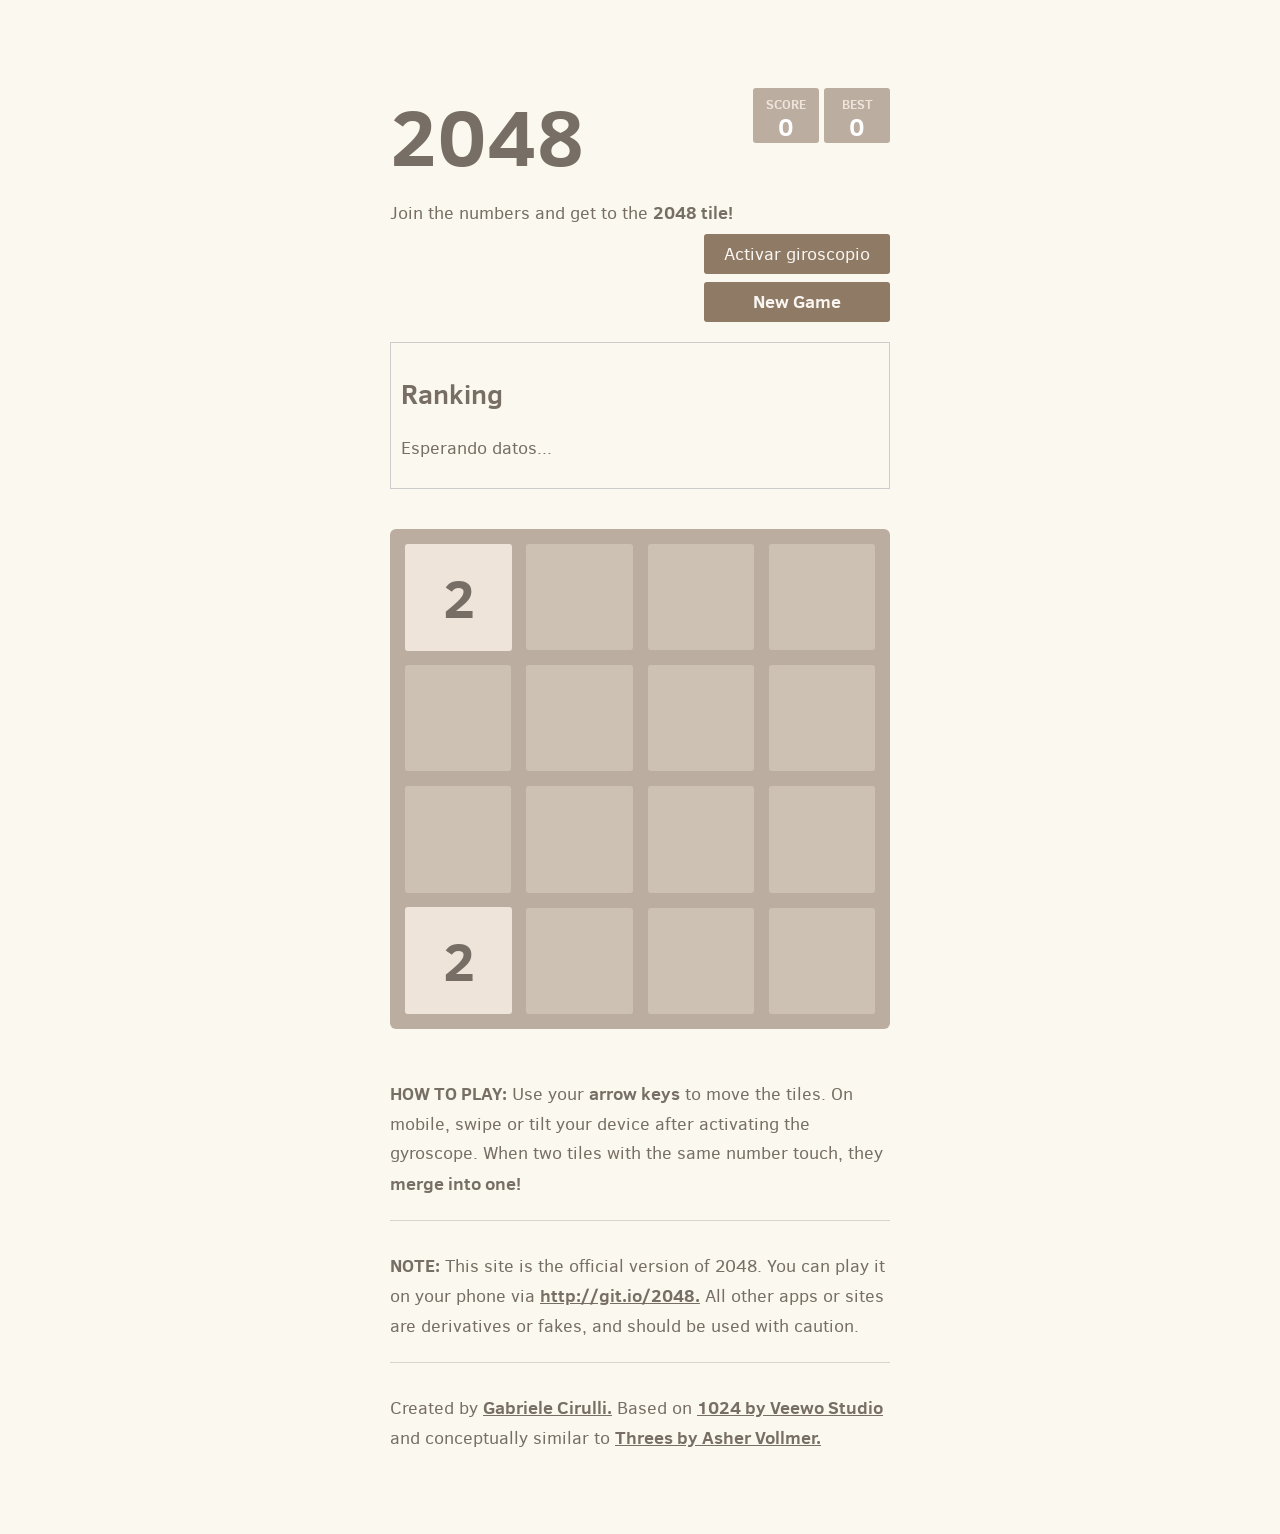
<file: index.html>
<!DOCTYPE html>
<html>
<head>
  <meta charset="utf-8">
  <title>2048</title>

  <link href="style/main.css" rel="stylesheet" type="text/css">
  <link rel="manifest" href="manifest.json">
  <link rel="shortcut icon" href="favicon.ico">
  <meta name="apple-mobile-web-app-capable" content="yes">
  <meta name="apple-mobile-web-app-status-bar-style" content="black">
  <meta name="HandheldFriendly" content="True">
  <meta name="MobileOptimized" content="320">
  <meta name="viewport" content="width=device-width, target-densitydpi=160dpi, initial-scale=1.0, maximum-scale=1, user-scalable=no, minimal-ui">
</head>
<body>
  <div class="container">
    <div class="heading">
      <h1 class="title">2048</h1>
      <div class="scores-container">
        <div class="score-container">0</div>
        <div class="best-container">0</div>
      </div>
    </div>

    <div class="above-game">
      <p class="game-intro">Join the numbers and get to the <strong>2048 tile!</strong></p>
      <div class="game-controls">
        <button id="gyro-button" class="gyro-button" type="button" onclick="initGyro()">Activar giroscopio</button>
        <a class="restart-button">New Game</a>
      </div>
    </div>

    <div id="ranking">
      <h2>Ranking</h2>
      <ul id="ranking-list">
        <li>Esperando datos...</li>
      </ul>
    </div>

    <div class="game-container">
      <div class="game-message">
        <p></p>
        <div class="lower">
          <a class="keep-playing-button">Keep going</a>
          <a class="retry-button">Try again</a>
        </div>
      </div>

      <div class="grid-container">
        <div class="grid-row">
          <div class="grid-cell"></div>
          <div class="grid-cell"></div>
          <div class="grid-cell"></div>
          <div class="grid-cell"></div>
        </div>
        <div class="grid-row">
          <div class="grid-cell"></div>
          <div class="grid-cell"></div>
          <div class="grid-cell"></div>
          <div class="grid-cell"></div>
        </div>
        <div class="grid-row">
          <div class="grid-cell"></div>
          <div class="grid-cell"></div>
          <div class="grid-cell"></div>
          <div class="grid-cell"></div>
        </div>
        <div class="grid-row">
          <div class="grid-cell"></div>
          <div class="grid-cell"></div>
          <div class="grid-cell"></div>
          <div class="grid-cell"></div>
        </div>
      </div>

      <div class="tile-container">

      </div>
    </div>

    <p class="game-explanation">
      <strong class="important">How to play:</strong> Use your <strong>arrow keys</strong> to move the tiles. On mobile, swipe or tilt your device after activating the gyroscope. When two tiles with the same number touch, they <strong>merge into one!</strong>
    </p>
    <hr>
    <p>
      <strong class="important">Note:</strong> This site is the official version of 2048. You can play it on your phone via <a href="http://git.io/2048">http://git.io/2048.</a> All other apps or sites are derivatives or fakes, and should be used with caution.
    </p>
    <hr>
    <p>
      Created by <a href="http://gabrielecirulli.com" target="_blank">Gabriele Cirulli.</a> Based on <a href="https://itunes.apple.com/us/app/1024!/id823499224" target="_blank">1024 by Veewo Studio</a> and conceptually similar to <a href="http://asherv.com/threes/" target="_blank">Threes by Asher Vollmer.</a>
    </p>
  </div>

  <script src="js/bind_polyfill.js"></script>
  <script src="js/classlist_polyfill.js"></script>
  <script src="js/animframe_polyfill.js"></script>
  <script src="js/keyboard_input_manager.js"></script>
  <script src="js/html_actuator.js"></script>
  <script src="js/grid.js"></script>
  <script src="js/tile.js"></script>
  <script src="js/local_storage_manager.js"></script>
  <script src="js/stats_manager.js"></script>
  <script src="js/game_manager.js"></script>
  <script src="js/application.js"></script>
  <script src="js/gyro.js"></script>

  <script>
    if ("serviceWorker" in navigator) {
      navigator.serviceWorker.register("./serviceworker.js")
        .then(() => console.log("Service Worker registrado"))
        .catch(err => console.log(err));
    }
  </script>
</body>
</html>
</file>
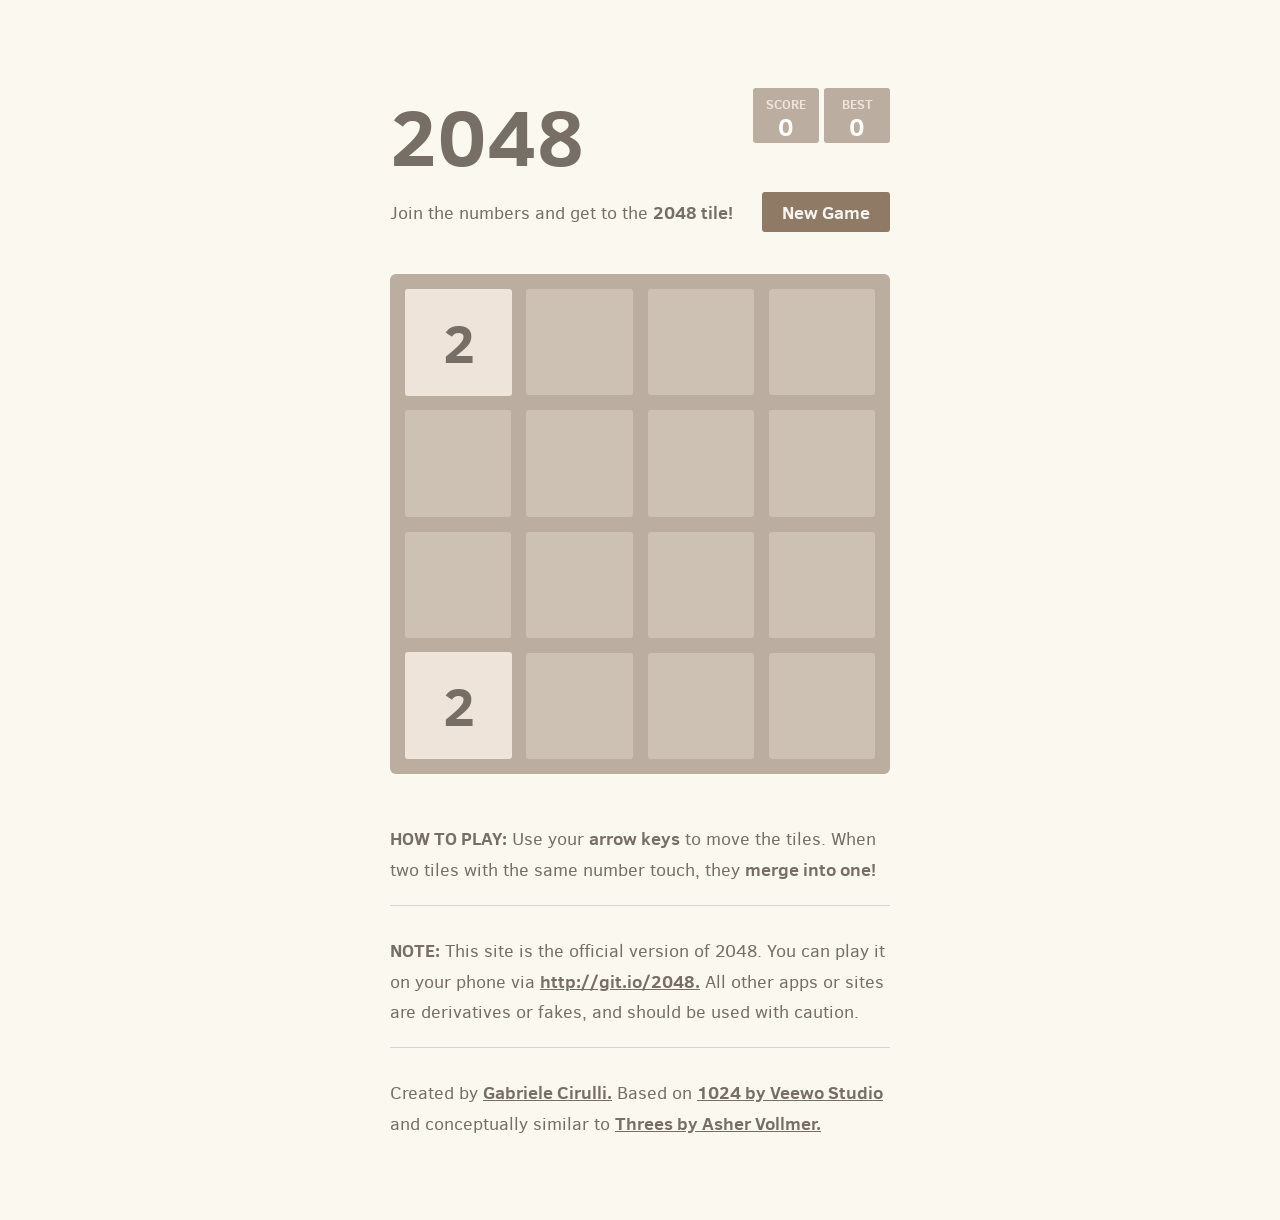
<file: 2048-master/index.html>
<!DOCTYPE html>
<html>
<head>
  <meta charset="utf-8">
  <title>2048</title>

  <link href="style/main.css" rel="stylesheet" type="text/css">
  <link rel="shortcut icon" href="favicon.ico">
  <link rel="apple-touch-icon" href="meta/apple-touch-icon.png">
  <link rel="apple-touch-startup-image" href="meta/apple-touch-startup-image-640x1096.png" media="(device-width: 320px) and (device-height: 568px) and (-webkit-device-pixel-ratio: 2)"> <!-- iPhone 5+ -->
  <link rel="apple-touch-startup-image" href="meta/apple-touch-startup-image-640x920.png"  media="(device-width: 320px) and (device-height: 480px) and (-webkit-device-pixel-ratio: 2)"> <!-- iPhone, retina -->
  <meta name="apple-mobile-web-app-capable" content="yes">
  <meta name="apple-mobile-web-app-status-bar-style" content="black">

  <meta name="HandheldFriendly" content="True">
  <meta name="MobileOptimized" content="320">
  <meta name="viewport" content="width=device-width, target-densitydpi=160dpi, initial-scale=1.0, maximum-scale=1, user-scalable=no, minimal-ui">
</head>
<body>
  <div class="container">
    <div class="heading">
      <h1 class="title">2048</h1>
      <div class="scores-container">
        <div class="score-container">0</div>
        <div class="best-container">0</div>
      </div>
    </div>

    <div class="above-game">
      <p class="game-intro">Join the numbers and get to the <strong>2048 tile!</strong></p>
      <a class="restart-button">New Game</a>
    </div>

    <div class="game-container">
      <div class="game-message">
        <p></p>
        <div class="lower">
	        <a class="keep-playing-button">Keep going</a>
          <a class="retry-button">Try again</a>
        </div>
      </div>

      <div class="grid-container">
        <div class="grid-row">
          <div class="grid-cell"></div>
          <div class="grid-cell"></div>
          <div class="grid-cell"></div>
          <div class="grid-cell"></div>
        </div>
        <div class="grid-row">
          <div class="grid-cell"></div>
          <div class="grid-cell"></div>
          <div class="grid-cell"></div>
          <div class="grid-cell"></div>
        </div>
        <div class="grid-row">
          <div class="grid-cell"></div>
          <div class="grid-cell"></div>
          <div class="grid-cell"></div>
          <div class="grid-cell"></div>
        </div>
        <div class="grid-row">
          <div class="grid-cell"></div>
          <div class="grid-cell"></div>
          <div class="grid-cell"></div>
          <div class="grid-cell"></div>
        </div>
      </div>

      <div class="tile-container">

      </div>
    </div>

    <p class="game-explanation">
      <strong class="important">How to play:</strong> Use your <strong>arrow keys</strong> to move the tiles. When two tiles with the same number touch, they <strong>merge into one!</strong>
    </p>
    <hr>
    <p>
    <strong class="important">Note:</strong> This site is the official version of 2048. You can play it on your phone via <a href="http://git.io/2048">http://git.io/2048.</a> All other apps or sites are derivatives or fakes, and should be used with caution.
    </p>
    <hr>
    <p>
    Created by <a href="http://gabrielecirulli.com" target="_blank">Gabriele Cirulli.</a> Based on <a href="https://itunes.apple.com/us/app/1024!/id823499224" target="_blank">1024 by Veewo Studio</a> and conceptually similar to <a href="http://asherv.com/threes/" target="_blank">Threes by Asher Vollmer.</a>
    </p>
  </div>

  <script src="js/bind_polyfill.js"></script>
  <script src="js/classlist_polyfill.js"></script>
  <script src="js/animframe_polyfill.js"></script>
  <script src="js/keyboard_input_manager.js"></script>
  <script src="js/html_actuator.js"></script>
  <script src="js/grid.js"></script>
  <script src="js/tile.js"></script>
  <script src="js/local_storage_manager.js"></script>
  <script src="js/game_manager.js"></script>
  <script src="js/application.js"></script>
  <script src="js/stats_manager.js"></script>
</body>
</html>
</file>
<file: style/main.css>
@import url(fonts/clear-sans.css);
html, body {
  margin: 0;
  padding: 0;
  background: #faf8ef;
  color: #776e65;
  font-family: "Clear Sans", "Helvetica Neue", Arial, sans-serif;
  font-size: 18px; }

body {
  margin: 80px 0; }

.heading:after {
  content: "";
  display: block;
  clear: both; }

h1.title {
  font-size: 80px;
  font-weight: bold;
  margin: 0;
  display: block;
  float: left; }

@-webkit-keyframes move-up {
  0% {
    top: 25px;
    opacity: 1; }

  100% {
    top: -50px;
    opacity: 0; } }
@-moz-keyframes move-up {
  0% {
    top: 25px;
    opacity: 1; }

  100% {
    top: -50px;
    opacity: 0; } }
@keyframes move-up {
  0% {
    top: 25px;
    opacity: 1; }

  100% {
    top: -50px;
    opacity: 0; } }
.scores-container {
  float: right;
  text-align: right; }

.score-container, .best-container {
  position: relative;
  display: inline-block;
  background: #bbada0;
  padding: 15px 25px;
  font-size: 25px;
  height: 25px;
  line-height: 47px;
  font-weight: bold;
  border-radius: 3px;
  color: white;
  margin-top: 8px;
  text-align: center; }
  .score-container:after, .best-container:after {
    position: absolute;
    width: 100%;
    top: 10px;
    left: 0;
    text-transform: uppercase;
    font-size: 13px;
    line-height: 13px;
    text-align: center;
    color: #eee4da; }
  .score-container .score-addition, .best-container .score-addition {
    position: absolute;
    right: 30px;
    color: red;
    font-size: 25px;
    line-height: 25px;
    font-weight: bold;
    color: rgba(119, 110, 101, 0.9);
    z-index: 100;
    -webkit-animation: move-up 600ms ease-in;
    -moz-animation: move-up 600ms ease-in;
    animation: move-up 600ms ease-in;
    -webkit-animation-fill-mode: both;
    -moz-animation-fill-mode: both;
    animation-fill-mode: both; }

.score-container:after {
  content: "Score"; }

.best-container:after {
  content: "Best"; }

p {
  margin-top: 0;
  margin-bottom: 10px;
  line-height: 1.65; }

a {
  color: #776e65;
  font-weight: bold;
  text-decoration: underline;
  cursor: pointer; }

strong.important {
  text-transform: uppercase; }

hr {
  border: none;
  border-bottom: 1px solid #d8d4d0;
  margin-top: 20px;
  margin-bottom: 30px; }

.container {
  width: 500px;
  margin: 0 auto; }

@-webkit-keyframes fade-in {
  0% {
    opacity: 0; }

  100% {
    opacity: 1; } }
@-moz-keyframes fade-in {
  0% {
    opacity: 0; }

  100% {
    opacity: 1; } }
@keyframes fade-in {
  0% {
    opacity: 0; }

  100% {
    opacity: 1; } }
.game-container {
  margin-top: 40px;
  position: relative;
  padding: 15px;
  cursor: default;
  -webkit-touch-callout: none;
  -ms-touch-callout: none;
  -webkit-user-select: none;
  -moz-user-select: none;
  -ms-user-select: none;
  -ms-touch-action: none;
  touch-action: none;
  background: #bbada0;
  border-radius: 6px;
  width: 500px;
  height: 500px;
  -webkit-box-sizing: border-box;
  -moz-box-sizing: border-box;
  box-sizing: border-box; }
  .game-container .game-message {
    display: none;
    position: absolute;
    top: 0;
    right: 0;
    bottom: 0;
    left: 0;
    background: rgba(238, 228, 218, 0.5);
    z-index: 100;
    text-align: center;
    -webkit-animation: fade-in 800ms ease 1200ms;
    -moz-animation: fade-in 800ms ease 1200ms;
    animation: fade-in 800ms ease 1200ms;
    -webkit-animation-fill-mode: both;
    -moz-animation-fill-mode: both;
    animation-fill-mode: both; }
    .game-container .game-message p {
      font-size: 60px;
      font-weight: bold;
      height: 60px;
      line-height: 60px;
      margin-top: 222px; }
    .game-container .game-message .lower {
      display: block;
      margin-top: 59px; }
    .game-container .game-message a {
      display: inline-block;
      background: #8f7a66;
      border-radius: 3px;
      padding: 0 20px;
      text-decoration: none;
      color: #f9f6f2;
      height: 40px;
      line-height: 42px;
      margin-left: 9px; }
      .game-container .game-message a.keep-playing-button {
        display: none; }
    .game-container .game-message.game-won {
      background: rgba(237, 194, 46, 0.5);
      color: #f9f6f2; }
      .game-container .game-message.game-won a.keep-playing-button {
        display: inline-block; }
    .game-container .game-message.game-won, .game-container .game-message.game-over {
      display: block; }

.grid-container {
  position: absolute;
  z-index: 1; }

.grid-row {
  margin-bottom: 15px; }
  .grid-row:last-child {
    margin-bottom: 0; }
  .grid-row:after {
    content: "";
    display: block;
    clear: both; }

.grid-cell {
  width: 106.25px;
  height: 106.25px;
  margin-right: 15px;
  float: left;
  border-radius: 3px;
  background: rgba(238, 228, 218, 0.35); }
  .grid-cell:last-child {
    margin-right: 0; }

.tile-container {
  position: absolute;
  z-index: 2; }

.tile, .tile .tile-inner {
  width: 107px;
  height: 107px;
  line-height: 107px; }
.tile.tile-position-1-1 {
  -webkit-transform: translate(0px, 0px);
  -moz-transform: translate(0px, 0px);
  -ms-transform: translate(0px, 0px);
  transform: translate(0px, 0px); }
.tile.tile-position-1-2 {
  -webkit-transform: translate(0px, 121px);
  -moz-transform: translate(0px, 121px);
  -ms-transform: translate(0px, 121px);
  transform: translate(0px, 121px); }
.tile.tile-position-1-3 {
  -webkit-transform: translate(0px, 242px);
  -moz-transform: translate(0px, 242px);
  -ms-transform: translate(0px, 242px);
  transform: translate(0px, 242px); }
.tile.tile-position-1-4 {
  -webkit-transform: translate(0px, 363px);
  -moz-transform: translate(0px, 363px);
  -ms-transform: translate(0px, 363px);
  transform: translate(0px, 363px); }
.tile.tile-position-2-1 {
  -webkit-transform: translate(121px, 0px);
  -moz-transform: translate(121px, 0px);
  -ms-transform: translate(121px, 0px);
  transform: translate(121px, 0px); }
.tile.tile-position-2-2 {
  -webkit-transform: translate(121px, 121px);
  -moz-transform: translate(121px, 121px);
  -ms-transform: translate(121px, 121px);
  transform: translate(121px, 121px); }
.tile.tile-position-2-3 {
  -webkit-transform: translate(121px, 242px);
  -moz-transform: translate(121px, 242px);
  -ms-transform: translate(121px, 242px);
  transform: translate(121px, 242px); }
.tile.tile-position-2-4 {
  -webkit-transform: translate(121px, 363px);
  -moz-transform: translate(121px, 363px);
  -ms-transform: translate(121px, 363px);
  transform: translate(121px, 363px); }
.tile.tile-position-3-1 {
  -webkit-transform: translate(242px, 0px);
  -moz-transform: translate(242px, 0px);
  -ms-transform: translate(242px, 0px);
  transform: translate(242px, 0px); }
.tile.tile-position-3-2 {
  -webkit-transform: translate(242px, 121px);
  -moz-transform: translate(242px, 121px);
  -ms-transform: translate(242px, 121px);
  transform: translate(242px, 121px); }
.tile.tile-position-3-3 {
  -webkit-transform: translate(242px, 242px);
  -moz-transform: translate(242px, 242px);
  -ms-transform: translate(242px, 242px);
  transform: translate(242px, 242px); }
.tile.tile-position-3-4 {
  -webkit-transform: translate(242px, 363px);
  -moz-transform: translate(242px, 363px);
  -ms-transform: translate(242px, 363px);
  transform: translate(242px, 363px); }
.tile.tile-position-4-1 {
  -webkit-transform: translate(363px, 0px);
  -moz-transform: translate(363px, 0px);
  -ms-transform: translate(363px, 0px);
  transform: translate(363px, 0px); }
.tile.tile-position-4-2 {
  -webkit-transform: translate(363px, 121px);
  -moz-transform: translate(363px, 121px);
  -ms-transform: translate(363px, 121px);
  transform: translate(363px, 121px); }
.tile.tile-position-4-3 {
  -webkit-transform: translate(363px, 242px);
  -moz-transform: translate(363px, 242px);
  -ms-transform: translate(363px, 242px);
  transform: translate(363px, 242px); }
.tile.tile-position-4-4 {
  -webkit-transform: translate(363px, 363px);
  -moz-transform: translate(363px, 363px);
  -ms-transform: translate(363px, 363px);
  transform: translate(363px, 363px); }

.tile {
  position: absolute;
  -webkit-transition: 100ms ease-in-out;
  -moz-transition: 100ms ease-in-out;
  transition: 100ms ease-in-out;
  -webkit-transition-property: -webkit-transform;
  -moz-transition-property: -moz-transform;
  transition-property: transform; }
  .tile .tile-inner {
    border-radius: 3px;
    background: #eee4da;
    text-align: center;
    font-weight: bold;
    z-index: 10;
    font-size: 55px; }
  .tile.tile-2 .tile-inner {
    background: #eee4da;
    box-shadow: 0 0 30px 10px rgba(243, 215, 116, 0), inset 0 0 0 1px rgba(255, 255, 255, 0); }
  .tile.tile-4 .tile-inner {
    background: #ede0c8;
    box-shadow: 0 0 30px 10px rgba(243, 215, 116, 0), inset 0 0 0 1px rgba(255, 255, 255, 0); }
  .tile.tile-8 .tile-inner {
    color: #f9f6f2;
    background: #f2b179; }
  .tile.tile-16 .tile-inner {
    color: #f9f6f2;
    background: #f59563; }
  .tile.tile-32 .tile-inner {
    color: #f9f6f2;
    background: #f67c5f; }
  .tile.tile-64 .tile-inner {
    color: #f9f6f2;
    background: #f65e3b; }
  .tile.tile-128 .tile-inner {
    color: #f9f6f2;
    background: #edcf72;
    box-shadow: 0 0 30px 10px rgba(243, 215, 116, 0.2381), inset 0 0 0 1px rgba(255, 255, 255, 0.14286);
    font-size: 45px; }
    @media screen and (max-width: 520px) {
      .tile.tile-128 .tile-inner {
        font-size: 25px; } }
  .tile.tile-256 .tile-inner {
    color: #f9f6f2;
    background: #edcc61;
    box-shadow: 0 0 30px 10px rgba(243, 215, 116, 0.31746), inset 0 0 0 1px rgba(255, 255, 255, 0.19048);
    font-size: 45px; }
    @media screen and (max-width: 520px) {
      .tile.tile-256 .tile-inner {
        font-size: 25px; } }
  .tile.tile-512 .tile-inner {
    color: #f9f6f2;
    background: #edc850;
    box-shadow: 0 0 30px 10px rgba(243, 215, 116, 0.39683), inset 0 0 0 1px rgba(255, 255, 255, 0.2381);
    font-size: 45px; }
    @media screen and (max-width: 520px) {
      .tile.tile-512 .tile-inner {
        font-size: 25px; } }
  .tile.tile-1024 .tile-inner {
    color: #f9f6f2;
    background: #edc53f;
    box-shadow: 0 0 30px 10px rgba(243, 215, 116, 0.47619), inset 0 0 0 1px rgba(255, 255, 255, 0.28571);
    font-size: 35px; }
    @media screen and (max-width: 520px) {
      .tile.tile-1024 .tile-inner {
        font-size: 15px; } }
  .tile.tile-2048 .tile-inner {
    color: #f9f6f2;
    background: #edc22e;
    box-shadow: 0 0 30px 10px rgba(243, 215, 116, 0.55556), inset 0 0 0 1px rgba(255, 255, 255, 0.33333);
    font-size: 35px; }
    @media screen and (max-width: 520px) {
      .tile.tile-2048 .tile-inner {
        font-size: 15px; } }
  .tile.tile-super .tile-inner {
    color: #f9f6f2;
    background: #3c3a32;
    font-size: 30px; }
    @media screen and (max-width: 520px) {
      .tile.tile-super .tile-inner {
        font-size: 10px; } }

@-webkit-keyframes appear {
  0% {
    opacity: 0;
    -webkit-transform: scale(0);
    -moz-transform: scale(0);
    -ms-transform: scale(0);
    transform: scale(0); }

  100% {
    opacity: 1;
    -webkit-transform: scale(1);
    -moz-transform: scale(1);
    -ms-transform: scale(1);
    transform: scale(1); } }
@-moz-keyframes appear {
  0% {
    opacity: 0;
    -webkit-transform: scale(0);
    -moz-transform: scale(0);
    -ms-transform: scale(0);
    transform: scale(0); }

  100% {
    opacity: 1;
    -webkit-transform: scale(1);
    -moz-transform: scale(1);
    -ms-transform: scale(1);
    transform: scale(1); } }
@keyframes appear {
  0% {
    opacity: 0;
    -webkit-transform: scale(0);
    -moz-transform: scale(0);
    -ms-transform: scale(0);
    transform: scale(0); }

  100% {
    opacity: 1;
    -webkit-transform: scale(1);
    -moz-transform: scale(1);
    -ms-transform: scale(1);
    transform: scale(1); } }
.tile-new .tile-inner {
  -webkit-animation: appear 200ms ease 100ms;
  -moz-animation: appear 200ms ease 100ms;
  animation: appear 200ms ease 100ms;
  -webkit-animation-fill-mode: backwards;
  -moz-animation-fill-mode: backwards;
  animation-fill-mode: backwards; }

@-webkit-keyframes pop {
  0% {
    -webkit-transform: scale(0);
    -moz-transform: scale(0);
    -ms-transform: scale(0);
    transform: scale(0); }

  50% {
    -webkit-transform: scale(1.2);
    -moz-transform: scale(1.2);
    -ms-transform: scale(1.2);
    transform: scale(1.2); }

  100% {
    -webkit-transform: scale(1);
    -moz-transform: scale(1);
    -ms-transform: scale(1);
    transform: scale(1); } }
@-moz-keyframes pop {
  0% {
    -webkit-transform: scale(0);
    -moz-transform: scale(0);
    -ms-transform: scale(0);
    transform: scale(0); }

  50% {
    -webkit-transform: scale(1.2);
    -moz-transform: scale(1.2);
    -ms-transform: scale(1.2);
    transform: scale(1.2); }

  100% {
    -webkit-transform: scale(1);
    -moz-transform: scale(1);
    -ms-transform: scale(1);
    transform: scale(1); } }
@keyframes pop {
  0% {
    -webkit-transform: scale(0);
    -moz-transform: scale(0);
    -ms-transform: scale(0);
    transform: scale(0); }

  50% {
    -webkit-transform: scale(1.2);
    -moz-transform: scale(1.2);
    -ms-transform: scale(1.2);
    transform: scale(1.2); }

  100% {
    -webkit-transform: scale(1);
    -moz-transform: scale(1);
    -ms-transform: scale(1);
    transform: scale(1); } }
.tile-merged .tile-inner {
  z-index: 20;
  -webkit-animation: pop 200ms ease 100ms;
  -moz-animation: pop 200ms ease 100ms;
  animation: pop 200ms ease 100ms;
  -webkit-animation-fill-mode: backwards;
  -moz-animation-fill-mode: backwards;
  animation-fill-mode: backwards; }

.above-game:after {
  content: "";
  display: block;
  clear: both; }

.game-intro {
  float: left;
  line-height: 42px;
  margin-bottom: 0; }

.game-controls {
  float: right;
  display: flex;
  flex-direction: column;
  align-items: stretch;
  gap: 8px; }

.gyro-button,
.restart-button {
  display: block;
  background: #8f7a66;
  border-radius: 3px;
  padding: 0 20px;
  text-decoration: none;
  color: #f9f6f2;
  height: 40px;
  line-height: 40px;
  text-align: center;
  box-sizing: border-box;
  white-space: nowrap; }

.gyro-button {
  border: none;
  cursor: pointer;
  font: inherit; }

.game-explanation {
  margin-top: 50px; }

@media screen and (max-width: 520px) {
  html, body {
    font-size: 15px; }

  body {
    margin: 20px 0;
    padding: 0 20px; }

  h1.title {
    font-size: 27px;
    margin-top: 15px; }

  .container {
    width: 280px;
    margin: 0 auto; }

  .score-container, .best-container {
    margin-top: 0;
    padding: 15px 10px;
    min-width: 40px; }

  .heading {
    margin-bottom: 10px; }

  .game-intro {
    width: 55%;
    display: block;
    box-sizing: border-box;
    line-height: 1.65; }

  .game-controls {
    width: 42%;
    margin-top: 2px; }

  .gyro-button,
  .restart-button {
    width: 100%;
    padding: 0 8px;
    font-size: 13px; }

  .game-container {
    margin-top: 17px;
    position: relative;
    padding: 10px;
    cursor: default;
    -webkit-touch-callout: none;
    -ms-touch-callout: none;
    -webkit-user-select: none;
    -moz-user-select: none;
    -ms-user-select: none;
    -ms-touch-action: none;
    touch-action: none;
    background: #bbada0;
    border-radius: 6px;
    width: 280px;
    height: 280px;
    -webkit-box-sizing: border-box;
    -moz-box-sizing: border-box;
    box-sizing: border-box; }
    .game-container .game-message {
      display: none;
      position: absolute;
      top: 0;
      right: 0;
      bottom: 0;
      left: 0;
      background: rgba(238, 228, 218, 0.5);
      z-index: 100;
      text-align: center;
      -webkit-animation: fade-in 800ms ease 1200ms;
      -moz-animation: fade-in 800ms ease 1200ms;
      animation: fade-in 800ms ease 1200ms;
      -webkit-animation-fill-mode: both;
      -moz-animation-fill-mode: both;
      animation-fill-mode: both; }
      .game-container .game-message p {
        font-size: 60px;
        font-weight: bold;
        height: 60px;
        line-height: 60px;
        margin-top: 222px; }
      .game-container .game-message .lower {
        display: block;
        margin-top: 59px; }
      .game-container .game-message a {
        display: inline-block;
        background: #8f7a66;
        border-radius: 3px;
        padding: 0 20px;
        text-decoration: none;
        color: #f9f6f2;
        height: 40px;
        line-height: 42px;
        margin-left: 9px; }
        .game-container .game-message a.keep-playing-button {
          display: none; }
      .game-container .game-message.game-won {
        background: rgba(237, 194, 46, 0.5);
        color: #f9f6f2; }
        .game-container .game-message.game-won a.keep-playing-button {
          display: inline-block; }
      .game-container .game-message.game-won, .game-container .game-message.game-over {
        display: block; }

  .grid-container {
    position: absolute;
    z-index: 1; }

  .grid-row {
    margin-bottom: 10px; }
    .grid-row:last-child {
      margin-bottom: 0; }
    .grid-row:after {
      content: "";
      display: block;
      clear: both; }

  .grid-cell {
    width: 57.5px;
    height: 57.5px;
    margin-right: 10px;
    float: left;
    border-radius: 3px;
    background: rgba(238, 228, 218, 0.35); }
    .grid-cell:last-child {
      margin-right: 0; }

  .tile-container {
    position: absolute;
    z-index: 2; }

  .tile, .tile .tile-inner {
    width: 58px;
    height: 58px;
    line-height: 58px; }
  .tile.tile-position-1-1 {
    -webkit-transform: translate(0px, 0px);
    -moz-transform: translate(0px, 0px);
    -ms-transform: translate(0px, 0px);
    transform: translate(0px, 0px); }
  .tile.tile-position-1-2 {
    -webkit-transform: translate(0px, 67px);
    -moz-transform: translate(0px, 67px);
    -ms-transform: translate(0px, 67px);
    transform: translate(0px, 67px); }
  .tile.tile-position-1-3 {
    -webkit-transform: translate(0px, 135px);
    -moz-transform: translate(0px, 135px);
    -ms-transform: translate(0px, 135px);
    transform: translate(0px, 135px); }
  .tile.tile-position-1-4 {
    -webkit-transform: translate(0px, 202px);
    -moz-transform: translate(0px, 202px);
    -ms-transform: translate(0px, 202px);
    transform: translate(0px, 202px); }
  .tile.tile-position-2-1 {
    -webkit-transform: translate(67px, 0px);
    -moz-transform: translate(67px, 0px);
    -ms-transform: translate(67px, 0px);
    transform: translate(67px, 0px); }
  .tile.tile-position-2-2 {
    -webkit-transform: translate(67px, 67px);
    -moz-transform: translate(67px, 67px);
    -ms-transform: translate(67px, 67px);
    transform: translate(67px, 67px); }
  .tile.tile-position-2-3 {
    -webkit-transform: translate(67px, 135px);
    -moz-transform: translate(67px, 135px);
    -ms-transform: translate(67px, 135px);
    transform: translate(67px, 135px); }
  .tile.tile-position-2-4 {
    -webkit-transform: translate(67px, 202px);
    -moz-transform: translate(67px, 202px);
    -ms-transform: translate(67px, 202px);
    transform: translate(67px, 202px); }
  .tile.tile-position-3-1 {
    -webkit-transform: translate(135px, 0px);
    -moz-transform: translate(135px, 0px);
    -ms-transform: translate(135px, 0px);
    transform: translate(135px, 0px); }
  .tile.tile-position-3-2 {
    -webkit-transform: translate(135px, 67px);
    -moz-transform: translate(135px, 67px);
    -ms-transform: translate(135px, 67px);
    transform: translate(135px, 67px); }
  .tile.tile-position-3-3 {
    -webkit-transform: translate(135px, 135px);
    -moz-transform: translate(135px, 135px);
    -ms-transform: translate(135px, 135px);
    transform: translate(135px, 135px); }
  .tile.tile-position-3-4 {
    -webkit-transform: translate(135px, 202px);
    -moz-transform: translate(135px, 202px);
    -ms-transform: translate(135px, 202px);
    transform: translate(135px, 202px); }
  .tile.tile-position-4-1 {
    -webkit-transform: translate(202px, 0px);
    -moz-transform: translate(202px, 0px);
    -ms-transform: translate(202px, 0px);
    transform: translate(202px, 0px); }
  .tile.tile-position-4-2 {
    -webkit-transform: translate(202px, 67px);
    -moz-transform: translate(202px, 67px);
    -ms-transform: translate(202px, 67px);
    transform: translate(202px, 67px); }
  .tile.tile-position-4-3 {
    -webkit-transform: translate(202px, 135px);
    -moz-transform: translate(202px, 135px);
    -ms-transform: translate(202px, 135px);
    transform: translate(202px, 135px); }
  .tile.tile-position-4-4 {
    -webkit-transform: translate(202px, 202px);
    -moz-transform: translate(202px, 202px);
    -ms-transform: translate(202px, 202px);
    transform: translate(202px, 202px); }

  .tile .tile-inner {
    font-size: 35px; }

  .game-message p {
    font-size: 30px !important;
    height: 30px !important;
    line-height: 30px !important;
    margin-top: 90px !important; }
  .game-message .lower {
    margin-top: 30px !important; } }
  #ranking {
    margin-top: 20px;
    padding: 10px;
    border: 1px solid #ccc;
  }

  #ranking ul {
    list-style: none;
    padding: 0;
  }
</file>
<file: 2048-master/style/main.css>
@import url(fonts/clear-sans.css);
html, body {
  margin: 0;
  padding: 0;
  background: #faf8ef;
  color: #776e65;
  font-family: "Clear Sans", "Helvetica Neue", Arial, sans-serif;
  font-size: 18px; }

body {
  margin: 80px 0; }

.heading:after {
  content: "";
  display: block;
  clear: both; }

h1.title {
  font-size: 80px;
  font-weight: bold;
  margin: 0;
  display: block;
  float: left; }

@-webkit-keyframes move-up {
  0% {
    top: 25px;
    opacity: 1; }

  100% {
    top: -50px;
    opacity: 0; } }
@-moz-keyframes move-up {
  0% {
    top: 25px;
    opacity: 1; }

  100% {
    top: -50px;
    opacity: 0; } }
@keyframes move-up {
  0% {
    top: 25px;
    opacity: 1; }

  100% {
    top: -50px;
    opacity: 0; } }
.scores-container {
  float: right;
  text-align: right; }

.score-container, .best-container {
  position: relative;
  display: inline-block;
  background: #bbada0;
  padding: 15px 25px;
  font-size: 25px;
  height: 25px;
  line-height: 47px;
  font-weight: bold;
  border-radius: 3px;
  color: white;
  margin-top: 8px;
  text-align: center; }
  .score-container:after, .best-container:after {
    position: absolute;
    width: 100%;
    top: 10px;
    left: 0;
    text-transform: uppercase;
    font-size: 13px;
    line-height: 13px;
    text-align: center;
    color: #eee4da; }
  .score-container .score-addition, .best-container .score-addition {
    position: absolute;
    right: 30px;
    color: red;
    font-size: 25px;
    line-height: 25px;
    font-weight: bold;
    color: rgba(119, 110, 101, 0.9);
    z-index: 100;
    -webkit-animation: move-up 600ms ease-in;
    -moz-animation: move-up 600ms ease-in;
    animation: move-up 600ms ease-in;
    -webkit-animation-fill-mode: both;
    -moz-animation-fill-mode: both;
    animation-fill-mode: both; }

.score-container:after {
  content: "Score"; }

.best-container:after {
  content: "Best"; }

p {
  margin-top: 0;
  margin-bottom: 10px;
  line-height: 1.65; }

a {
  color: #776e65;
  font-weight: bold;
  text-decoration: underline;
  cursor: pointer; }

strong.important {
  text-transform: uppercase; }

hr {
  border: none;
  border-bottom: 1px solid #d8d4d0;
  margin-top: 20px;
  margin-bottom: 30px; }

.container {
  width: 500px;
  margin: 0 auto; }

@-webkit-keyframes fade-in {
  0% {
    opacity: 0; }

  100% {
    opacity: 1; } }
@-moz-keyframes fade-in {
  0% {
    opacity: 0; }

  100% {
    opacity: 1; } }
@keyframes fade-in {
  0% {
    opacity: 0; }

  100% {
    opacity: 1; } }
.game-container {
  margin-top: 40px;
  position: relative;
  padding: 15px;
  cursor: default;
  -webkit-touch-callout: none;
  -ms-touch-callout: none;
  -webkit-user-select: none;
  -moz-user-select: none;
  -ms-user-select: none;
  -ms-touch-action: none;
  touch-action: none;
  background: #bbada0;
  border-radius: 6px;
  width: 500px;
  height: 500px;
  -webkit-box-sizing: border-box;
  -moz-box-sizing: border-box;
  box-sizing: border-box; }
  .game-container .game-message {
    display: none;
    position: absolute;
    top: 0;
    right: 0;
    bottom: 0;
    left: 0;
    background: rgba(238, 228, 218, 0.5);
    z-index: 100;
    text-align: center;
    -webkit-animation: fade-in 800ms ease 1200ms;
    -moz-animation: fade-in 800ms ease 1200ms;
    animation: fade-in 800ms ease 1200ms;
    -webkit-animation-fill-mode: both;
    -moz-animation-fill-mode: both;
    animation-fill-mode: both; }
    .game-container .game-message p {
      font-size: 60px;
      font-weight: bold;
      height: 60px;
      line-height: 60px;
      margin-top: 222px; }
    .game-container .game-message .lower {
      display: block;
      margin-top: 59px; }
    .game-container .game-message a {
      display: inline-block;
      background: #8f7a66;
      border-radius: 3px;
      padding: 0 20px;
      text-decoration: none;
      color: #f9f6f2;
      height: 40px;
      line-height: 42px;
      margin-left: 9px; }
      .game-container .game-message a.keep-playing-button {
        display: none; }
    .game-container .game-message.game-won {
      background: rgba(237, 194, 46, 0.5);
      color: #f9f6f2; }
      .game-container .game-message.game-won a.keep-playing-button {
        display: inline-block; }
    .game-container .game-message.game-won, .game-container .game-message.game-over {
      display: block; }

.grid-container {
  position: absolute;
  z-index: 1; }

.grid-row {
  margin-bottom: 15px; }
  .grid-row:last-child {
    margin-bottom: 0; }
  .grid-row:after {
    content: "";
    display: block;
    clear: both; }

.grid-cell {
  width: 106.25px;
  height: 106.25px;
  margin-right: 15px;
  float: left;
  border-radius: 3px;
  background: rgba(238, 228, 218, 0.35); }
  .grid-cell:last-child {
    margin-right: 0; }

.tile-container {
  position: absolute;
  z-index: 2; }

.tile, .tile .tile-inner {
  width: 107px;
  height: 107px;
  line-height: 107px; }
.tile.tile-position-1-1 {
  -webkit-transform: translate(0px, 0px);
  -moz-transform: translate(0px, 0px);
  -ms-transform: translate(0px, 0px);
  transform: translate(0px, 0px); }
.tile.tile-position-1-2 {
  -webkit-transform: translate(0px, 121px);
  -moz-transform: translate(0px, 121px);
  -ms-transform: translate(0px, 121px);
  transform: translate(0px, 121px); }
.tile.tile-position-1-3 {
  -webkit-transform: translate(0px, 242px);
  -moz-transform: translate(0px, 242px);
  -ms-transform: translate(0px, 242px);
  transform: translate(0px, 242px); }
.tile.tile-position-1-4 {
  -webkit-transform: translate(0px, 363px);
  -moz-transform: translate(0px, 363px);
  -ms-transform: translate(0px, 363px);
  transform: translate(0px, 363px); }
.tile.tile-position-2-1 {
  -webkit-transform: translate(121px, 0px);
  -moz-transform: translate(121px, 0px);
  -ms-transform: translate(121px, 0px);
  transform: translate(121px, 0px); }
.tile.tile-position-2-2 {
  -webkit-transform: translate(121px, 121px);
  -moz-transform: translate(121px, 121px);
  -ms-transform: translate(121px, 121px);
  transform: translate(121px, 121px); }
.tile.tile-position-2-3 {
  -webkit-transform: translate(121px, 242px);
  -moz-transform: translate(121px, 242px);
  -ms-transform: translate(121px, 242px);
  transform: translate(121px, 242px); }
.tile.tile-position-2-4 {
  -webkit-transform: translate(121px, 363px);
  -moz-transform: translate(121px, 363px);
  -ms-transform: translate(121px, 363px);
  transform: translate(121px, 363px); }
.tile.tile-position-3-1 {
  -webkit-transform: translate(242px, 0px);
  -moz-transform: translate(242px, 0px);
  -ms-transform: translate(242px, 0px);
  transform: translate(242px, 0px); }
.tile.tile-position-3-2 {
  -webkit-transform: translate(242px, 121px);
  -moz-transform: translate(242px, 121px);
  -ms-transform: translate(242px, 121px);
  transform: translate(242px, 121px); }
.tile.tile-position-3-3 {
  -webkit-transform: translate(242px, 242px);
  -moz-transform: translate(242px, 242px);
  -ms-transform: translate(242px, 242px);
  transform: translate(242px, 242px); }
.tile.tile-position-3-4 {
  -webkit-transform: translate(242px, 363px);
  -moz-transform: translate(242px, 363px);
  -ms-transform: translate(242px, 363px);
  transform: translate(242px, 363px); }
.tile.tile-position-4-1 {
  -webkit-transform: translate(363px, 0px);
  -moz-transform: translate(363px, 0px);
  -ms-transform: translate(363px, 0px);
  transform: translate(363px, 0px); }
.tile.tile-position-4-2 {
  -webkit-transform: translate(363px, 121px);
  -moz-transform: translate(363px, 121px);
  -ms-transform: translate(363px, 121px);
  transform: translate(363px, 121px); }
.tile.tile-position-4-3 {
  -webkit-transform: translate(363px, 242px);
  -moz-transform: translate(363px, 242px);
  -ms-transform: translate(363px, 242px);
  transform: translate(363px, 242px); }
.tile.tile-position-4-4 {
  -webkit-transform: translate(363px, 363px);
  -moz-transform: translate(363px, 363px);
  -ms-transform: translate(363px, 363px);
  transform: translate(363px, 363px); }

.tile {
  position: absolute;
  -webkit-transition: 100ms ease-in-out;
  -moz-transition: 100ms ease-in-out;
  transition: 100ms ease-in-out;
  -webkit-transition-property: -webkit-transform;
  -moz-transition-property: -moz-transform;
  transition-property: transform; }
  .tile .tile-inner {
    border-radius: 3px;
    background: #eee4da;
    text-align: center;
    font-weight: bold;
    z-index: 10;
    font-size: 55px; }
  .tile.tile-2 .tile-inner {
    background: #eee4da;
    box-shadow: 0 0 30px 10px rgba(243, 215, 116, 0), inset 0 0 0 1px rgba(255, 255, 255, 0); }
  .tile.tile-4 .tile-inner {
    background: #ede0c8;
    box-shadow: 0 0 30px 10px rgba(243, 215, 116, 0), inset 0 0 0 1px rgba(255, 255, 255, 0); }
  .tile.tile-8 .tile-inner {
    color: #f9f6f2;
    background: #f2b179; }
  .tile.tile-16 .tile-inner {
    color: #f9f6f2;
    background: #f59563; }
  .tile.tile-32 .tile-inner {
    color: #f9f6f2;
    background: #f67c5f; }
  .tile.tile-64 .tile-inner {
    color: #f9f6f2;
    background: #f65e3b; }
  .tile.tile-128 .tile-inner {
    color: #f9f6f2;
    background: #edcf72;
    box-shadow: 0 0 30px 10px rgba(243, 215, 116, 0.2381), inset 0 0 0 1px rgba(255, 255, 255, 0.14286);
    font-size: 45px; }
    @media screen and (max-width: 520px) {
      .tile.tile-128 .tile-inner {
        font-size: 25px; } }
  .tile.tile-256 .tile-inner {
    color: #f9f6f2;
    background: #edcc61;
    box-shadow: 0 0 30px 10px rgba(243, 215, 116, 0.31746), inset 0 0 0 1px rgba(255, 255, 255, 0.19048);
    font-size: 45px; }
    @media screen and (max-width: 520px) {
      .tile.tile-256 .tile-inner {
        font-size: 25px; } }
  .tile.tile-512 .tile-inner {
    color: #f9f6f2;
    background: #edc850;
    box-shadow: 0 0 30px 10px rgba(243, 215, 116, 0.39683), inset 0 0 0 1px rgba(255, 255, 255, 0.2381);
    font-size: 45px; }
    @media screen and (max-width: 520px) {
      .tile.tile-512 .tile-inner {
        font-size: 25px; } }
  .tile.tile-1024 .tile-inner {
    color: #f9f6f2;
    background: #edc53f;
    box-shadow: 0 0 30px 10px rgba(243, 215, 116, 0.47619), inset 0 0 0 1px rgba(255, 255, 255, 0.28571);
    font-size: 35px; }
    @media screen and (max-width: 520px) {
      .tile.tile-1024 .tile-inner {
        font-size: 15px; } }
  .tile.tile-2048 .tile-inner {
    color: #f9f6f2;
    background: #edc22e;
    box-shadow: 0 0 30px 10px rgba(243, 215, 116, 0.55556), inset 0 0 0 1px rgba(255, 255, 255, 0.33333);
    font-size: 35px; }
    @media screen and (max-width: 520px) {
      .tile.tile-2048 .tile-inner {
        font-size: 15px; } }
  .tile.tile-super .tile-inner {
    color: #f9f6f2;
    background: #3c3a32;
    font-size: 30px; }
    @media screen and (max-width: 520px) {
      .tile.tile-super .tile-inner {
        font-size: 10px; } }

@-webkit-keyframes appear {
  0% {
    opacity: 0;
    -webkit-transform: scale(0);
    -moz-transform: scale(0);
    -ms-transform: scale(0);
    transform: scale(0); }

  100% {
    opacity: 1;
    -webkit-transform: scale(1);
    -moz-transform: scale(1);
    -ms-transform: scale(1);
    transform: scale(1); } }
@-moz-keyframes appear {
  0% {
    opacity: 0;
    -webkit-transform: scale(0);
    -moz-transform: scale(0);
    -ms-transform: scale(0);
    transform: scale(0); }

  100% {
    opacity: 1;
    -webkit-transform: scale(1);
    -moz-transform: scale(1);
    -ms-transform: scale(1);
    transform: scale(1); } }
@keyframes appear {
  0% {
    opacity: 0;
    -webkit-transform: scale(0);
    -moz-transform: scale(0);
    -ms-transform: scale(0);
    transform: scale(0); }

  100% {
    opacity: 1;
    -webkit-transform: scale(1);
    -moz-transform: scale(1);
    -ms-transform: scale(1);
    transform: scale(1); } }
.tile-new .tile-inner {
  -webkit-animation: appear 200ms ease 100ms;
  -moz-animation: appear 200ms ease 100ms;
  animation: appear 200ms ease 100ms;
  -webkit-animation-fill-mode: backwards;
  -moz-animation-fill-mode: backwards;
  animation-fill-mode: backwards; }

@-webkit-keyframes pop {
  0% {
    -webkit-transform: scale(0);
    -moz-transform: scale(0);
    -ms-transform: scale(0);
    transform: scale(0); }

  50% {
    -webkit-transform: scale(1.2);
    -moz-transform: scale(1.2);
    -ms-transform: scale(1.2);
    transform: scale(1.2); }

  100% {
    -webkit-transform: scale(1);
    -moz-transform: scale(1);
    -ms-transform: scale(1);
    transform: scale(1); } }
@-moz-keyframes pop {
  0% {
    -webkit-transform: scale(0);
    -moz-transform: scale(0);
    -ms-transform: scale(0);
    transform: scale(0); }

  50% {
    -webkit-transform: scale(1.2);
    -moz-transform: scale(1.2);
    -ms-transform: scale(1.2);
    transform: scale(1.2); }

  100% {
    -webkit-transform: scale(1);
    -moz-transform: scale(1);
    -ms-transform: scale(1);
    transform: scale(1); } }
@keyframes pop {
  0% {
    -webkit-transform: scale(0);
    -moz-transform: scale(0);
    -ms-transform: scale(0);
    transform: scale(0); }

  50% {
    -webkit-transform: scale(1.2);
    -moz-transform: scale(1.2);
    -ms-transform: scale(1.2);
    transform: scale(1.2); }

  100% {
    -webkit-transform: scale(1);
    -moz-transform: scale(1);
    -ms-transform: scale(1);
    transform: scale(1); } }
.tile-merged .tile-inner {
  z-index: 20;
  -webkit-animation: pop 200ms ease 100ms;
  -moz-animation: pop 200ms ease 100ms;
  animation: pop 200ms ease 100ms;
  -webkit-animation-fill-mode: backwards;
  -moz-animation-fill-mode: backwards;
  animation-fill-mode: backwards; }

.above-game:after {
  content: "";
  display: block;
  clear: both; }

.game-intro {
  float: left;
  line-height: 42px;
  margin-bottom: 0; }

.restart-button {
  display: inline-block;
  background: #8f7a66;
  border-radius: 3px;
  padding: 0 20px;
  text-decoration: none;
  color: #f9f6f2;
  height: 40px;
  line-height: 42px;
  display: block;
  text-align: center;
  float: right; }

.game-explanation {
  margin-top: 50px; }

@media screen and (max-width: 520px) {
  html, body {
    font-size: 15px; }

  body {
    margin: 20px 0;
    padding: 0 20px; }

  h1.title {
    font-size: 27px;
    margin-top: 15px; }

  .container {
    width: 280px;
    margin: 0 auto; }

  .score-container, .best-container {
    margin-top: 0;
    padding: 15px 10px;
    min-width: 40px; }

  .heading {
    margin-bottom: 10px; }

  .game-intro {
    width: 55%;
    display: block;
    box-sizing: border-box;
    line-height: 1.65; }

  .restart-button {
    width: 42%;
    padding: 0;
    display: block;
    box-sizing: border-box;
    margin-top: 2px; }

  .game-container {
    margin-top: 17px;
    position: relative;
    padding: 10px;
    cursor: default;
    -webkit-touch-callout: none;
    -ms-touch-callout: none;
    -webkit-user-select: none;
    -moz-user-select: none;
    -ms-user-select: none;
    -ms-touch-action: none;
    touch-action: none;
    background: #bbada0;
    border-radius: 6px;
    width: 280px;
    height: 280px;
    -webkit-box-sizing: border-box;
    -moz-box-sizing: border-box;
    box-sizing: border-box; }
    .game-container .game-message {
      display: none;
      position: absolute;
      top: 0;
      right: 0;
      bottom: 0;
      left: 0;
      background: rgba(238, 228, 218, 0.5);
      z-index: 100;
      text-align: center;
      -webkit-animation: fade-in 800ms ease 1200ms;
      -moz-animation: fade-in 800ms ease 1200ms;
      animation: fade-in 800ms ease 1200ms;
      -webkit-animation-fill-mode: both;
      -moz-animation-fill-mode: both;
      animation-fill-mode: both; }
      .game-container .game-message p {
        font-size: 60px;
        font-weight: bold;
        height: 60px;
        line-height: 60px;
        margin-top: 222px; }
      .game-container .game-message .lower {
        display: block;
        margin-top: 59px; }
      .game-container .game-message a {
        display: inline-block;
        background: #8f7a66;
        border-radius: 3px;
        padding: 0 20px;
        text-decoration: none;
        color: #f9f6f2;
        height: 40px;
        line-height: 42px;
        margin-left: 9px; }
        .game-container .game-message a.keep-playing-button {
          display: none; }
      .game-container .game-message.game-won {
        background: rgba(237, 194, 46, 0.5);
        color: #f9f6f2; }
        .game-container .game-message.game-won a.keep-playing-button {
          display: inline-block; }
      .game-container .game-message.game-won, .game-container .game-message.game-over {
        display: block; }

  .grid-container {
    position: absolute;
    z-index: 1; }

  .grid-row {
    margin-bottom: 10px; }
    .grid-row:last-child {
      margin-bottom: 0; }
    .grid-row:after {
      content: "";
      display: block;
      clear: both; }

  .grid-cell {
    width: 57.5px;
    height: 57.5px;
    margin-right: 10px;
    float: left;
    border-radius: 3px;
    background: rgba(238, 228, 218, 0.35); }
    .grid-cell:last-child {
      margin-right: 0; }

  .tile-container {
    position: absolute;
    z-index: 2; }

  .tile, .tile .tile-inner {
    width: 58px;
    height: 58px;
    line-height: 58px; }
  .tile.tile-position-1-1 {
    -webkit-transform: translate(0px, 0px);
    -moz-transform: translate(0px, 0px);
    -ms-transform: translate(0px, 0px);
    transform: translate(0px, 0px); }
  .tile.tile-position-1-2 {
    -webkit-transform: translate(0px, 67px);
    -moz-transform: translate(0px, 67px);
    -ms-transform: translate(0px, 67px);
    transform: translate(0px, 67px); }
  .tile.tile-position-1-3 {
    -webkit-transform: translate(0px, 135px);
    -moz-transform: translate(0px, 135px);
    -ms-transform: translate(0px, 135px);
    transform: translate(0px, 135px); }
  .tile.tile-position-1-4 {
    -webkit-transform: translate(0px, 202px);
    -moz-transform: translate(0px, 202px);
    -ms-transform: translate(0px, 202px);
    transform: translate(0px, 202px); }
  .tile.tile-position-2-1 {
    -webkit-transform: translate(67px, 0px);
    -moz-transform: translate(67px, 0px);
    -ms-transform: translate(67px, 0px);
    transform: translate(67px, 0px); }
  .tile.tile-position-2-2 {
    -webkit-transform: translate(67px, 67px);
    -moz-transform: translate(67px, 67px);
    -ms-transform: translate(67px, 67px);
    transform: translate(67px, 67px); }
  .tile.tile-position-2-3 {
    -webkit-transform: translate(67px, 135px);
    -moz-transform: translate(67px, 135px);
    -ms-transform: translate(67px, 135px);
    transform: translate(67px, 135px); }
  .tile.tile-position-2-4 {
    -webkit-transform: translate(67px, 202px);
    -moz-transform: translate(67px, 202px);
    -ms-transform: translate(67px, 202px);
    transform: translate(67px, 202px); }
  .tile.tile-position-3-1 {
    -webkit-transform: translate(135px, 0px);
    -moz-transform: translate(135px, 0px);
    -ms-transform: translate(135px, 0px);
    transform: translate(135px, 0px); }
  .tile.tile-position-3-2 {
    -webkit-transform: translate(135px, 67px);
    -moz-transform: translate(135px, 67px);
    -ms-transform: translate(135px, 67px);
    transform: translate(135px, 67px); }
  .tile.tile-position-3-3 {
    -webkit-transform: translate(135px, 135px);
    -moz-transform: translate(135px, 135px);
    -ms-transform: translate(135px, 135px);
    transform: translate(135px, 135px); }
  .tile.tile-position-3-4 {
    -webkit-transform: translate(135px, 202px);
    -moz-transform: translate(135px, 202px);
    -ms-transform: translate(135px, 202px);
    transform: translate(135px, 202px); }
  .tile.tile-position-4-1 {
    -webkit-transform: translate(202px, 0px);
    -moz-transform: translate(202px, 0px);
    -ms-transform: translate(202px, 0px);
    transform: translate(202px, 0px); }
  .tile.tile-position-4-2 {
    -webkit-transform: translate(202px, 67px);
    -moz-transform: translate(202px, 67px);
    -ms-transform: translate(202px, 67px);
    transform: translate(202px, 67px); }
  .tile.tile-position-4-3 {
    -webkit-transform: translate(202px, 135px);
    -moz-transform: translate(202px, 135px);
    -ms-transform: translate(202px, 135px);
    transform: translate(202px, 135px); }
  .tile.tile-position-4-4 {
    -webkit-transform: translate(202px, 202px);
    -moz-transform: translate(202px, 202px);
    -ms-transform: translate(202px, 202px);
    transform: translate(202px, 202px); }

  .tile .tile-inner {
    font-size: 35px; }

  .game-message p {
    font-size: 30px !important;
    height: 30px !important;
    line-height: 30px !important;
    margin-top: 90px !important; }
  .game-message .lower {
    margin-top: 30px !important; } }
</file>
